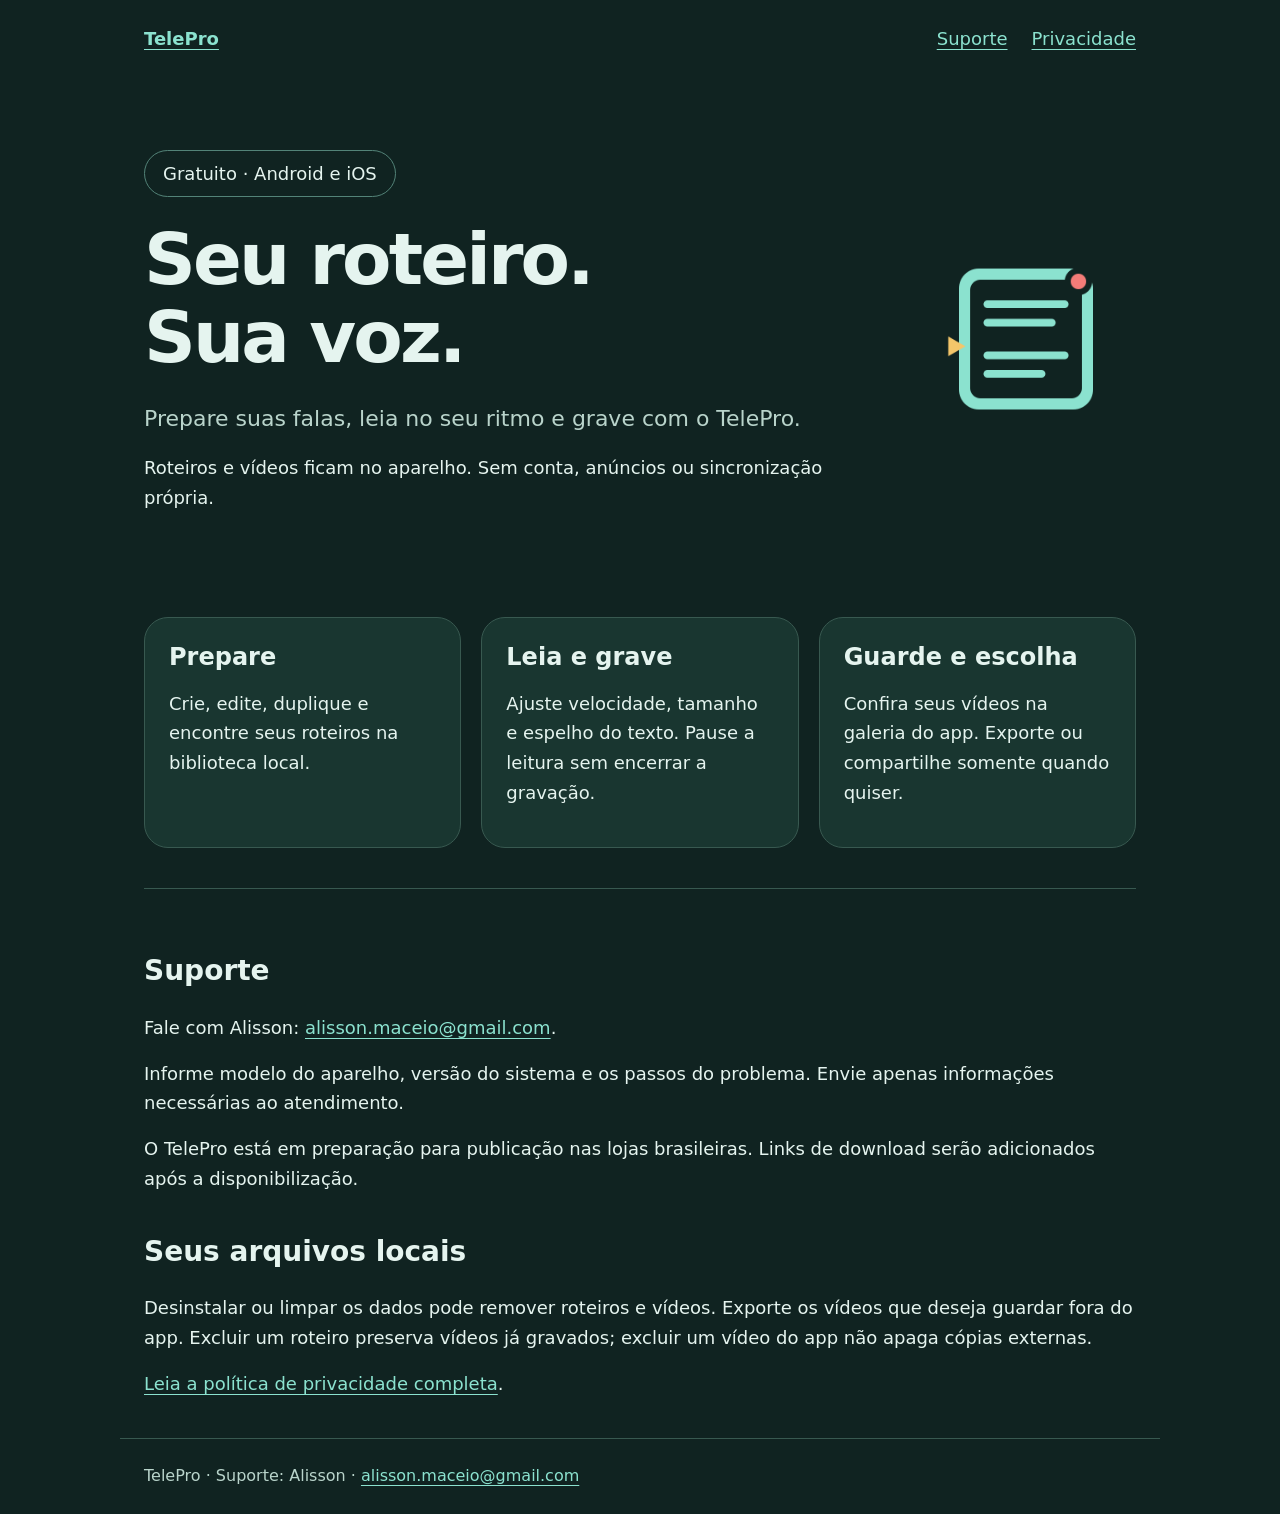
<file: index.html>
<!doctype html><html lang="pt-BR"><head><meta charset="utf-8"><meta name="viewport" content="width=device-width,initial-scale=1"><title>Suporte — TelePro</title><meta name="description" content="TelePro: roteiros locais, leitura automática e gravação com áudio. Suporte e privacidade."><link rel="icon" href="icone.png"><link rel="stylesheet" href="style.css"></head><body><header><a href="./" aria-label="TelePro, início"><strong>TelePro</strong></a><nav aria-label="Navegação"><a href="./#suporte">Suporte</a><a href="privacidade.html">Privacidade</a></nav></header><main><section class="hero"><div><span class="pill">Gratuito · Android e iOS</span><h1>Seu roteiro.<br>Sua voz.</h1><p class="lead">Prepare suas falas, leia no seu ritmo e grave com o TelePro.</p><p>Roteiros e vídeos ficam no aparelho. Sem conta, anúncios ou sincronização própria.</p></div><img src="icone.png" alt="Ícone do TelePro: roteiro e indicador de gravação"></section><section class="cards" aria-label="Recursos"><article class="card"><h2>Prepare</h2><p>Crie, edite, duplique e encontre seus roteiros na biblioteca local.</p></article><article class="card"><h2>Leia e grave</h2><p>Ajuste velocidade, tamanho e espelho do texto. Pause a leitura sem encerrar a gravação.</p></article><article class="card"><h2>Guarde e escolha</h2><p>Confira seus vídeos na galeria do app. Exporte ou compartilhe somente quando quiser.</p></article></section><section class="support" id="suporte"><h2>Suporte</h2><p>Fale com Alisson: <a href="mailto:alisson.maceio@gmail.com">alisson.maceio@gmail.com</a>.</p><p>Informe modelo do aparelho, versão do sistema e os passos do problema. Envie apenas informações necessárias ao atendimento.</p><p>O TelePro está em preparação para publicação nas lojas brasileiras. Links de download serão adicionados após a disponibilização.</p><h2>Seus arquivos locais</h2><p>Desinstalar ou limpar os dados pode remover roteiros e vídeos. Exporte os vídeos que deseja guardar fora do app. Excluir um roteiro preserva vídeos já gravados; excluir um vídeo do app não apaga cópias externas.</p><p><a href="privacidade.html">Leia a política de privacidade completa</a>.</p></section></main><footer>TelePro · Suporte: Alisson · <a href="mailto:alisson.maceio@gmail.com">alisson.maceio@gmail.com</a></footer></body></html>
</file>
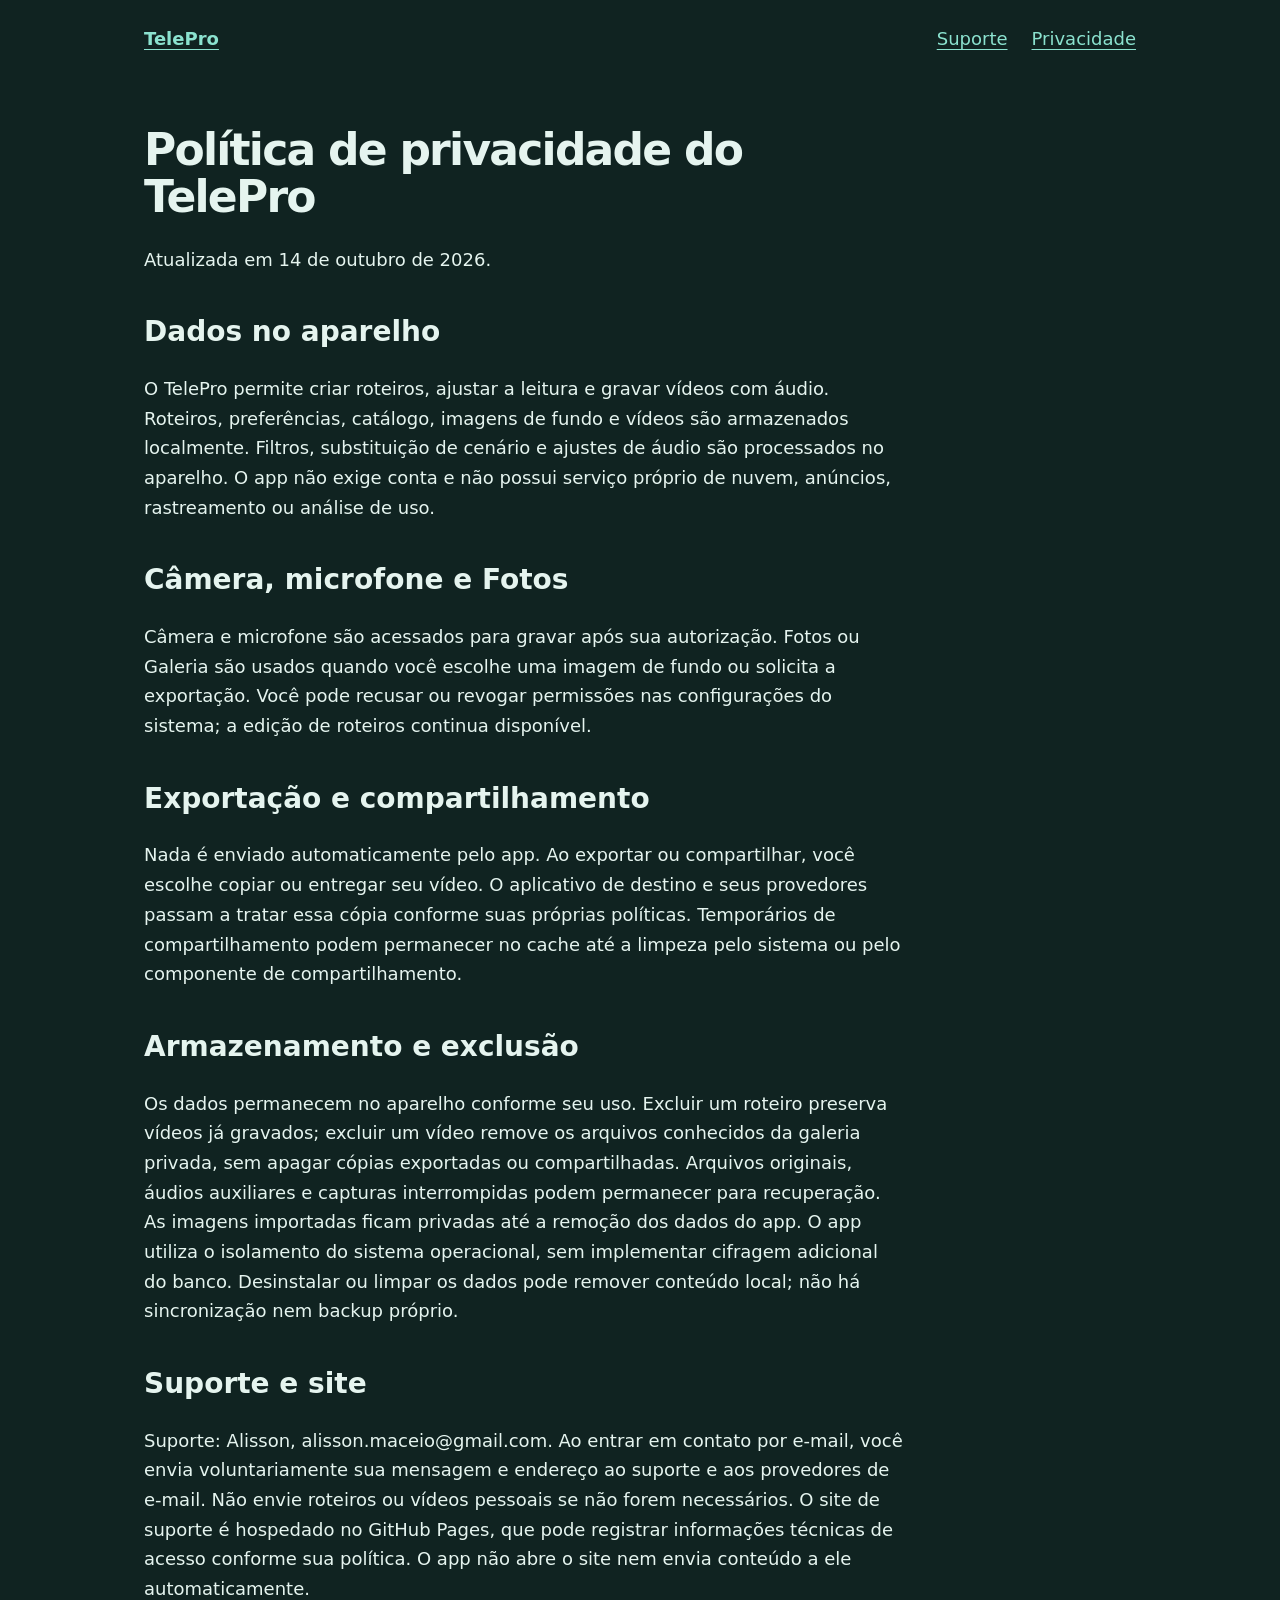
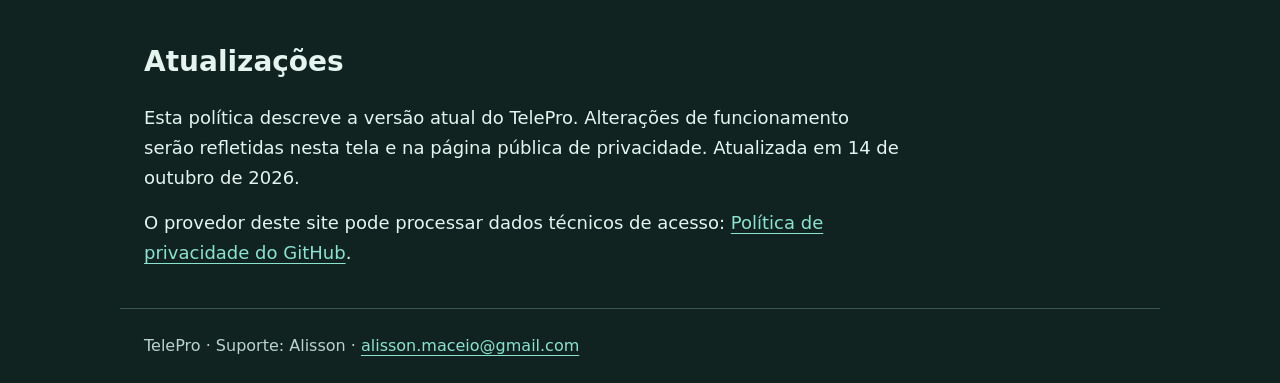
<file: privacidade.html>
<!doctype html><html lang="pt-BR"><head><meta charset="utf-8"><meta name="viewport" content="width=device-width,initial-scale=1"><title>Privacidade — TelePro</title><meta name="description" content="TelePro: roteiros locais, leitura automática e gravação com áudio. Suporte e privacidade."><link rel="icon" href="icone.png"><link rel="stylesheet" href="style.css"></head><body><header><a href="./" aria-label="TelePro, início"><strong>TelePro</strong></a><nav aria-label="Navegação"><a href="./#suporte">Suporte</a><a href="privacidade.html">Privacidade</a></nav></header><main><article class="policy"><h1>Política de privacidade do TelePro</h1><p>Atualizada em 14 de outubro de 2026.</p><h2>Dados no aparelho</h2><p>O TelePro permite criar roteiros, ajustar a leitura e gravar vídeos com áudio. Roteiros, preferências, catálogo, imagens de fundo e vídeos são armazenados localmente. Filtros, substituição de cenário e ajustes de áudio são processados no aparelho. O app não exige conta e não possui serviço próprio de nuvem, anúncios, rastreamento ou análise de uso.</p><h2>Câmera, microfone e Fotos</h2><p>Câmera e microfone são acessados para gravar após sua autorização. Fotos ou Galeria são usados quando você escolhe uma imagem de fundo ou solicita a exportação. Você pode recusar ou revogar permissões nas configurações do sistema; a edição de roteiros continua disponível.</p><h2>Exportação e compartilhamento</h2><p>Nada é enviado automaticamente pelo app. Ao exportar ou compartilhar, você escolhe copiar ou entregar seu vídeo. O aplicativo de destino e seus provedores passam a tratar essa cópia conforme suas próprias políticas. Temporários de compartilhamento podem permanecer no cache até a limpeza pelo sistema ou pelo componente de compartilhamento.</p><h2>Armazenamento e exclusão</h2><p>Os dados permanecem no aparelho conforme seu uso. Excluir um roteiro preserva vídeos já gravados; excluir um vídeo remove os arquivos conhecidos da galeria privada, sem apagar cópias exportadas ou compartilhadas. Arquivos originais, áudios auxiliares e capturas interrompidas podem permanecer para recuperação. As imagens importadas ficam privadas até a remoção dos dados do app. O app utiliza o isolamento do sistema operacional, sem implementar cifragem adicional do banco. Desinstalar ou limpar os dados pode remover conteúdo local; não há sincronização nem backup próprio.</p><h2>Suporte e site</h2><p>Suporte: Alisson, alisson.maceio@gmail.com. Ao entrar em contato por e-mail, você envia voluntariamente sua mensagem e endereço ao suporte e aos provedores de e-mail. Não envie roteiros ou vídeos pessoais se não forem necessários. O site de suporte é hospedado no GitHub Pages, que pode registrar informações técnicas de acesso conforme sua política. O app não abre o site nem envia conteúdo a ele automaticamente.</p><h2>Atualizações</h2><p>Esta política descreve a versão atual do TelePro. Alterações de funcionamento serão refletidas nesta tela e na página pública de privacidade. Atualizada em 14 de outubro de 2026.</p><p>O provedor deste site pode processar dados técnicos de acesso: <a href="https://docs.github.com/site-policy/privacy-policies/github-general-privacy-statement">Política de privacidade do GitHub</a>.</p></article></main><footer>TelePro · Suporte: Alisson · <a href="mailto:alisson.maceio@gmail.com">alisson.maceio@gmail.com</a></footer></body></html>
</file>
<file: style.css>
*{box-sizing:border-box}body{margin:0;background:#102321;color:#e5f4ef;font:18px/1.65 system-ui,sans-serif}a{color:#8be2cf;text-underline-offset:4px}a:focus-visible{outline:3px solid #f4c66a;outline-offset:5px}header,main,footer{max-width:1040px;margin:auto;padding:24px}header{display:flex;align-items:center;justify-content:space-between;gap:24px;flex-wrap:wrap}nav{display:flex;gap:24px}h1{font-size:clamp(36px,7vw,72px);line-height:1.08;letter-spacing:-.04em;margin:24px 0}h2{font-size:28px;line-height:1.3;margin-top:40px}.hero{display:grid;grid-template-columns:1fr 220px;gap:32px;align-items:center;padding:48px 0}.hero img{width:220px;height:220px;border-radius:40px}.lead{font-size:22px;color:#b9d4cb}.pill{display:inline-block;border:1px solid #538378;border-radius:100px;padding:8px 18px}.cards{display:grid;grid-template-columns:repeat(3,1fr);gap:20px;margin:40px 0}.card{background:#193630;border:1px solid #385950;border-radius:24px;padding:24px}.card h2{font-size:24px;margin:0 0 12px}.policy{max-width:760px}.policy h1{font-size:44px}.support{border-top:1px solid #385950;padding-top:24px}footer{color:#b9d4cb;border-top:1px solid #385950;font-size:16px}button{font:inherit}p{margin:16px 0}@media(max-width:700px){.hero{grid-template-columns:1fr;padding:24px 0}.hero img{width:128px;height:128px;grid-row:1}.cards{grid-template-columns:1fr}header,main,footer{padding:20px}.policy h1{font-size:36px}}
</file>
